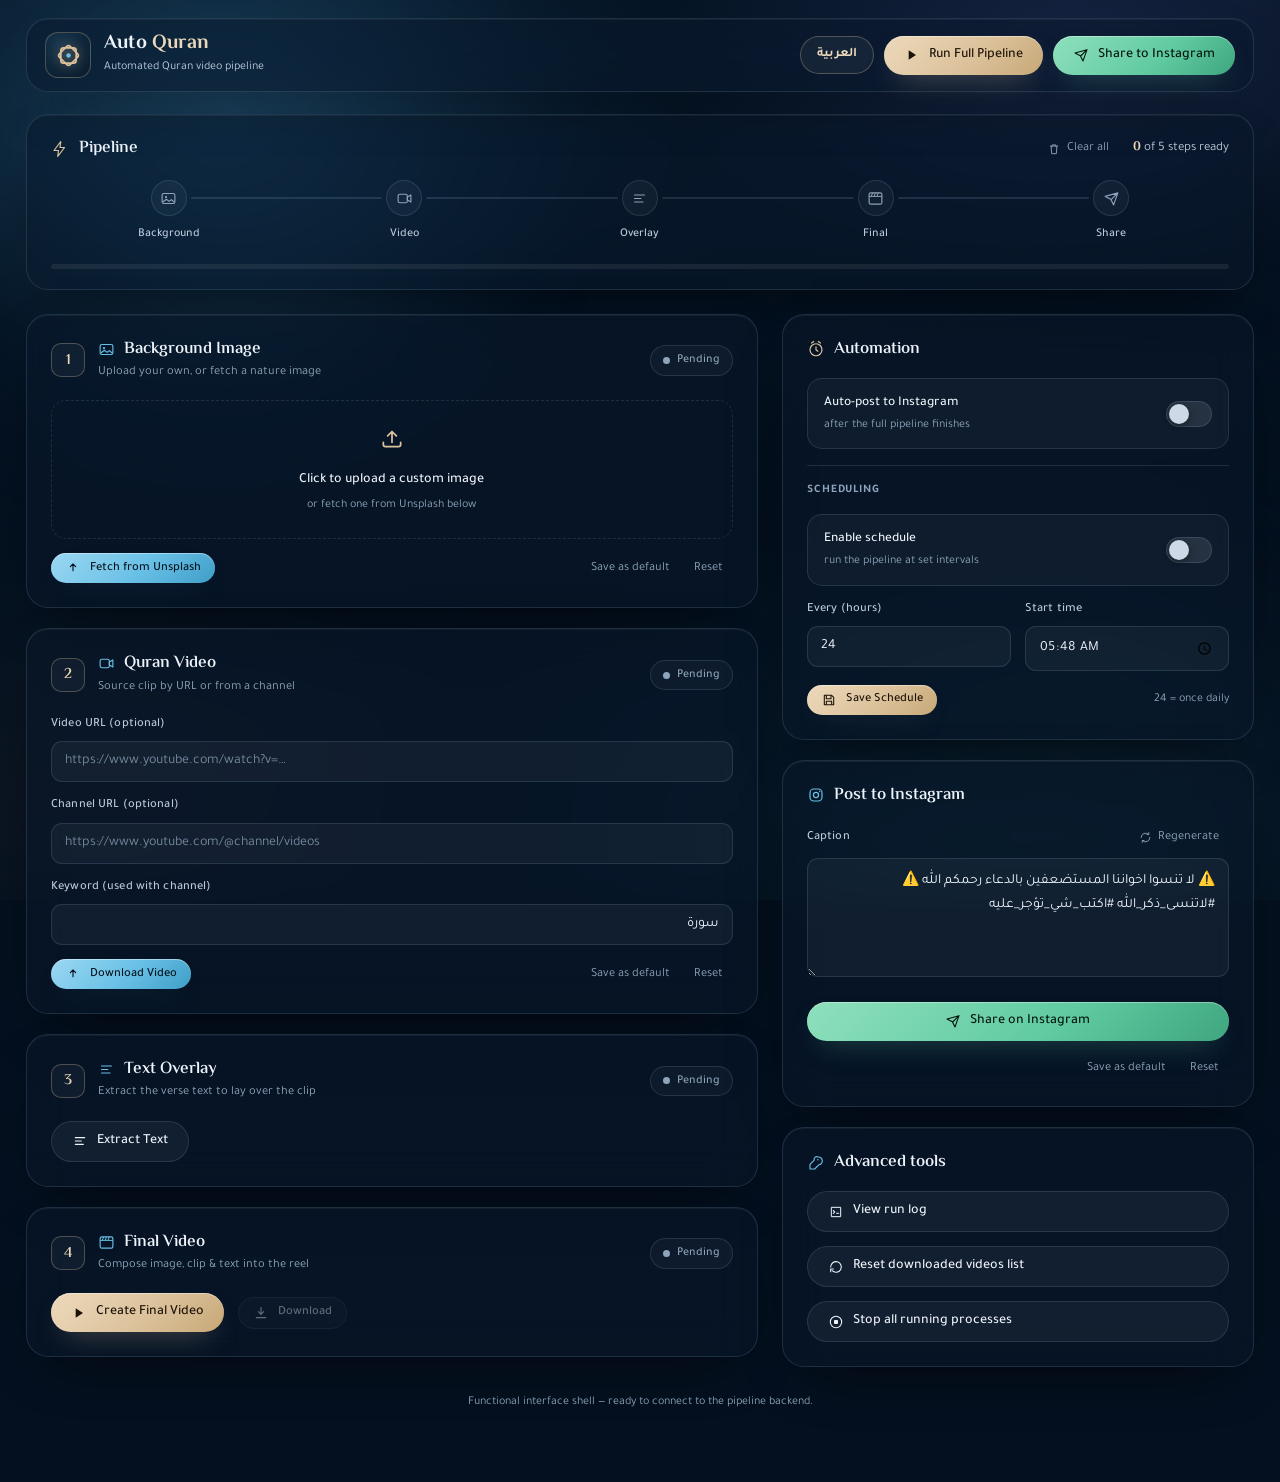
<file: Shader wallpapers (AutoQuran)/handoff_auto_quran/Auto Quran - Dashboard.html>
<!doctype html>
<html lang="en">
<head>
<meta charset="utf-8">
<meta name="viewport" content="width=device-width, initial-scale=1, viewport-fit=cover">
<title>Auto Quran — أوتو قرآن</title>
<link rel="preconnect" href="https://fonts.googleapis.com">
<link rel="preconnect" href="https://fonts.gstatic.com" crossorigin>
<link href="https://fonts.googleapis.com/css2?family=El+Messiri:wght@500;600;700&family=Tajawal:wght@300;400;500;700&family=Cormorant+Garamond:wght@500;600&display=swap" rel="stylesheet">
<style>
  :root{
    --navy-950:#04101f; --navy-900:#06182b;
    --cyan:#69c0e6; --cyan-deep:#2f7fb0;
    --gold:#dcc29c; --gold-soft:#ecd9bb;
    --green:#5fcaa0;
    --text:#eef4fa; --muted:#bccbdc; --faint:#8ea4ba;
    --glass:rgba(11,24,41,0.55); --glass-2:rgba(13,28,48,0.70);
    --hair:rgba(150,185,215,0.16); --hair-gold:rgba(220,194,156,0.30);
    --r-lg:22px; --r-md:15px; --r-sm:11px;
    --shadow:0 22px 60px -30px rgba(0,0,0,0.8);
  }
  *{box-sizing:border-box;}
  html,body{margin:0; padding:0;}
  body{
    background:var(--navy-950); color:var(--text);
    font-family:"Tajawal",system-ui,sans-serif; -webkit-font-smoothing:antialiased;
    line-height:1.55; min-height:100vh; overflow-x:hidden;
  }
  ::selection{background:rgba(105,192,230,.3);}

  /* ---------- performant static aurora ---------- */
  .bg{position:fixed; inset:0; z-index:0; pointer-events:none; overflow:hidden;
    background:
      radial-gradient(60% 50% at 18% 12%, rgba(40,96,134,0.34), transparent 60%),
      radial-gradient(55% 45% at 84% 4%, rgba(64,74,142,0.28), transparent 60%),
      radial-gradient(60% 55% at 72% 92%, rgba(36,108,118,0.24), transparent 62%),
      radial-gradient(50% 45% at 8% 88%, rgba(150,122,90,0.12), transparent 60%),
      linear-gradient(160deg, #061626, #04101f 70%);}
  .bg .blob{position:absolute; border-radius:50%; filter:blur(90px); opacity:.5; will-change:transform;}
  .bg .b1{width:46vw; height:46vw; left:-6vw; top:-10vw;
    background:radial-gradient(circle, rgba(70,150,196,.5), transparent 70%); animation:drift1 34s ease-in-out infinite alternate;}
  .bg .b2{width:40vw; height:40vw; right:-8vw; bottom:-12vw;
    background:radial-gradient(circle, rgba(58,128,140,.42), transparent 70%); animation:drift2 42s ease-in-out infinite alternate;}
  .bg::after{content:""; position:absolute; inset:0;
    background:radial-gradient(130% 80% at 50% -10%, transparent 50%, rgba(4,16,31,.5) 100%);}
  @keyframes drift1{to{transform:translate3d(6vw,4vw,0) scale(1.12);}}
  @keyframes drift2{to{transform:translate3d(-5vw,-3vw,0) scale(1.1);}}
  @media (prefers-reduced-motion:reduce){ .bg .blob{animation:none;} }

  .app{position:relative; z-index:2; max-width:1280px; margin:0 auto; padding:0 26px 70px;}

  /* ---------- shared ---------- */
  .glass{background:var(--glass); backdrop-filter:blur(20px) saturate(1.25);
    -webkit-backdrop-filter:blur(20px) saturate(1.25); border:1px solid var(--hair);
    box-shadow:var(--shadow), inset 0 1px 0 rgba(255,255,255,.05);}
  h1,h2,h3,h4{font-family:"El Messiri"; font-weight:600; margin:0; line-height:1.25;}

  .btn{font-family:"Tajawal"; font-weight:500; font-size:14px; border:none; cursor:pointer;
    border-radius:999px; padding:11px 20px; display:inline-flex; align-items:center; justify-content:center;
    gap:9px; text-decoration:none; white-space:nowrap;
    transition:transform .2s cubic-bezier(.2,.7,.3,1), box-shadow .2s, background .2s, border-color .2s, color .2s, opacity .2s;}
  .btn:active{transform:translateY(1px) scale(.99);}
  .btn svg{width:16px; height:16px; flex:none;}
  .btn-gold{color:#1b1206; background:linear-gradient(135deg,var(--gold-soft),var(--gold) 55%,#c7a877);
    box-shadow:0 12px 28px -14px rgba(220,194,156,.55), inset 0 1px 0 rgba(255,255,255,.4);}
  .btn-gold:hover{transform:translateY(-2px); box-shadow:0 18px 38px -14px rgba(220,194,156,.62);}
  .btn-cyan{color:#04121c; background:linear-gradient(135deg,#9bd8f2,var(--cyan) 55%,#3f9ec7);
    box-shadow:0 12px 28px -14px rgba(105,192,230,.5), inset 0 1px 0 rgba(255,255,255,.4);}
  .btn-cyan:hover{transform:translateY(-2px);}
  .btn-ghost{color:var(--text); background:rgba(255,255,255,0.05); border:1px solid var(--hair);}
  .btn-ghost:hover{border-color:var(--hair-gold); color:var(--gold-soft); transform:translateY(-2px);}
  .btn-green{color:#04140d; background:linear-gradient(135deg,#8fe0bd,var(--green) 60%,#3fa67f);
    box-shadow:0 12px 28px -14px rgba(95,202,160,.5), inset 0 1px 0 rgba(255,255,255,.35);}
  .btn-green:hover{transform:translateY(-2px);}
  .btn[disabled]{opacity:.4; cursor:not-allowed; transform:none; box-shadow:none;}
  .btn-sm{padding:7px 14px; font-size:12.5px;}
  .btn-block{width:100%;}
  .btn-text{background:transparent; border:none; color:var(--faint); padding:6px 10px; font-size:12.5px;
    cursor:pointer; border-radius:8px; font-family:"Tajawal"; transition:color .2s, background .2s; display:inline-flex; align-items:center; gap:6px;}
  .btn-text:hover{color:var(--text); background:rgba(255,255,255,.05);}
  .btn-text.danger:hover{color:#f0a3a3;}

  /* form controls */
  .lbl{display:block; font-size:12.5px; color:var(--muted); margin:0 0 7px; font-weight:500; letter-spacing:.01em;}
  .field{width:100%; background:rgba(255,255,255,0.045); border:1px solid var(--hair);
    border-radius:var(--r-sm); padding:11px 13px; color:var(--text); font-family:"Tajawal"; font-size:14px;
    transition:border-color .2s, box-shadow .2s, background .2s;}
  .field:focus{border-color:var(--hair-gold); outline:none; background:rgba(255,255,255,.06);
    box-shadow:0 0 0 3px rgba(220,194,156,.12);}
  .field::placeholder{color:var(--faint); opacity:.8;}
  textarea.field{resize:vertical; min-height:84px; line-height:1.7;}

  /* switch */
  .switch{position:relative; width:46px; height:26px; flex:none; cursor:pointer;}
  .switch input{position:absolute; opacity:0; width:100%; height:100%; margin:0; cursor:pointer;}
  .switch .track{position:absolute; inset:0; border-radius:999px; background:rgba(255,255,255,.1);
    border:1px solid var(--hair); transition:background .25s, border-color .25s;}
  .switch .knob{position:absolute; top:3px; left:3px; width:20px; height:20px; border-radius:50%;
    background:#cdd9e6; box-shadow:0 2px 6px rgba(0,0,0,.4); transition:transform .25s, background .25s;}
  .switch input:checked ~ .track{background:linear-gradient(135deg, var(--cyan-deep), var(--cyan)); border-color:transparent;}
  .switch input:checked ~ .knob{transform:translateX(20px); background:#fff;}

  /* ---------- app bar ---------- */
  .appbar{position:sticky; top:0; z-index:30; padding-top:18px; margin-bottom:22px;}
  .appbar-inner{display:flex; align-items:center; justify-content:space-between; gap:18px;
    padding:13px 18px; border-radius:var(--r-lg); flex-wrap:wrap;}
  .brand{display:flex; align-items:center; gap:13px;}
  .brand .mark{width:46px; height:46px; border-radius:13px; flex:none; display:grid; place-items:center;
    background:radial-gradient(120% 120% at 30% 20%, #16344c, #081726); border:1px solid var(--hair-gold);}
  .brand .mark svg{width:27px; height:27px; filter:drop-shadow(0 0 6px rgba(220,194,156,.45));}
  .brand .t1{font-family:"El Messiri"; font-weight:700; font-size:20px; line-height:1; letter-spacing:.01em;}
  .brand .t1 b{color:var(--gold-soft); font-weight:700;}
  .brand .t2{font-size:12px; color:var(--muted); margin-top:4px;}
  .appbar-actions{display:flex; align-items:center; gap:10px; flex-wrap:wrap;}
  .lang-btn{font-family:"Tajawal"; font-weight:600; font-size:13px; color:var(--gold-soft);
    background:rgba(255,255,255,0.05); border:1px solid var(--hair-gold); padding:10px 16px;
    border-radius:999px; cursor:pointer; white-space:nowrap; transition:transform .2s, background .2s, color .2s;}
  .lang-btn:hover{transform:translateY(-2px); background:rgba(220,194,156,.14); color:#fff;}

  /* ---------- overview strip ---------- */
  .overview{padding:20px 24px; border-radius:var(--r-lg); margin-bottom:24px;}
  .overview-top{display:flex; align-items:center; justify-content:space-between; gap:16px; margin-bottom:18px; flex-wrap:wrap;}
  .overview-top h2{font-size:17px; display:flex; align-items:center; gap:10px;}
  .overview-top h2 .ic{color:var(--gold); display:inline-flex;}
  .ov-right{display:flex; align-items:center; gap:14px;}
  .ovcount{font-size:13px; color:var(--muted);}
  .ovcount b{color:var(--gold-soft); font-family:"El Messiri";}
  .nodes{display:grid; grid-template-columns:repeat(5,1fr); gap:0; align-items:start;}
  .node{display:flex; flex-direction:column; align-items:center; text-align:center; position:relative; padding:0 6px;}
  .node:not(:last-child)::after{content:""; position:absolute; top:17px; left:calc(50% + 22px); right:calc(-50% + 22px);
    height:2px; background:var(--hair); border-radius:2px; transition:background .4s;}
  .node.done:not(:last-child)::after{background:linear-gradient(90deg, var(--gold), var(--gold-soft));}
  .node .dot{width:36px; height:36px; border-radius:50%; display:grid; place-items:center; position:relative; z-index:1;
    background:rgba(255,255,255,.04); border:1.5px solid var(--hair); color:var(--faint);
    transition:all .35s; font-family:"El Messiri"; font-size:14px; font-weight:600;}
  .node .dot svg{width:17px; height:17px;}
  .node.running .dot{border-color:var(--cyan); color:var(--cyan); box-shadow:0 0 0 4px rgba(105,192,230,.14);
    animation:nodepulse 1.3s ease-in-out infinite;}
  .node.done .dot{border-color:transparent; color:#1b1206;
    background:linear-gradient(135deg,var(--gold-soft),var(--gold)); box-shadow:0 6px 16px -6px rgba(220,194,156,.6);}
  @keyframes nodepulse{0%,100%{box-shadow:0 0 0 4px rgba(105,192,230,.1);}50%{box-shadow:0 0 0 7px rgba(105,192,230,.04);}}
  .node .nlabel{font-size:12px; color:var(--muted); margin-top:9px; font-weight:500;}
  .node.done .nlabel{color:var(--gold-soft);}
  .progress{height:5px; border-radius:999px; background:rgba(255,255,255,.07); margin-top:20px; overflow:hidden;}
  .progress .fill{height:100%; width:0%; border-radius:999px;
    background:linear-gradient(90deg,var(--cyan-deep),var(--cyan),var(--gold)); transition:width .6s cubic-bezier(.2,.7,.3,1);}

  /* ---------- main grid ---------- */
  .grid{display:grid; grid-template-columns:1.55fr 1fr; gap:24px; align-items:start;}
  @media (max-width:980px){ .grid{grid-template-columns:1fr;} }
  .col{display:flex; flex-direction:column; gap:20px;}

  .card{border-radius:var(--r-lg); padding:24px;}
  .card-head{display:flex; align-items:center; justify-content:space-between; gap:14px; margin-bottom:18px;}
  .card-title{display:flex; align-items:center; gap:13px; min-width:0; flex:1;}
  .card-title .num{width:34px; height:34px; border-radius:10px; flex:none; display:grid; place-items:center;
    font-family:"El Messiri"; font-weight:600; font-size:15px; color:var(--gold-soft);
    background:rgba(255,255,255,.04); border:1px solid var(--hair-gold); transition:all .35s;}
  .card.done .card-title .num{color:#1b1206; border-color:transparent;
    background:linear-gradient(135deg,var(--gold-soft),var(--gold));}
  .card-title .tt{min-width:0; flex:1;}
  .card-title .tt h3{font-size:17px; display:flex; align-items:center; gap:9px;}
  .card-title .tt h3 .ic{color:var(--cyan); display:inline-flex; flex:none;}
  .card-title .tt h3 .ic.gold{color:var(--gold);}
  .card-title .tt p{font-size:12.5px; color:var(--faint); margin:3px 0 0;}

  /* status pill */
  .pill{display:inline-flex; align-items:center; gap:7px; font-size:12px; font-weight:500;
    padding:5px 12px; border-radius:999px; border:1px solid var(--hair); color:var(--faint);
    background:rgba(255,255,255,.03); white-space:nowrap; flex:none;}
  .pill .pdot{width:7px; height:7px; border-radius:50%; background:var(--faint); transition:background .3s;}
  .pill[data-status="running"]{color:var(--cyan); border-color:rgba(105,192,230,.35);}
  .pill[data-status="running"] .pdot{background:var(--cyan); box-shadow:0 0 8px var(--cyan); animation:blink 1s infinite;}
  .pill[data-status="done"]{color:var(--gold-soft); border-color:var(--hair-gold);}
  .pill[data-status="done"] .pdot{background:var(--gold); box-shadow:0 0 8px rgba(220,194,156,.7);}
  @keyframes blink{50%{opacity:.35;}}

  .row{display:flex; gap:10px; flex-wrap:wrap;}
  .row.between{justify-content:space-between; align-items:center;}
  .stack{display:flex; flex-direction:column; gap:14px;}
  .util-row{display:flex; gap:4px;}
  .divider{height:1px; background:var(--hair); margin:2px 0;}
  .section-label{font-size:11.5px; letter-spacing:.08em; text-transform:uppercase; color:var(--faint); font-weight:600;}

  /* dropzone */
  .drop{border:1.5px dashed var(--hair); border-radius:var(--r-md); padding:24px 18px; text-align:center;
    cursor:pointer; transition:border-color .2s, background .2s; position:relative; overflow:hidden;}
  .drop:hover{border-color:var(--hair-gold); background:rgba(255,255,255,.025);}
  .drop .dz-ic{color:var(--gold); margin-bottom:8px;}
  .drop .dz-t{font-size:14px; color:var(--text); font-weight:500;}
  .drop .dz-h{font-size:12px; color:var(--faint); margin-top:4px;}
  .drop.filled{border-style:solid; border-color:var(--hair-gold); padding:0; cursor:default;}
  .drop .preview{display:none; align-items:center; gap:14px; padding:14px; text-align:start;}
  .drop.filled .preview{display:flex;}
  .drop.filled .dz-default{display:none;}
  .preview .thumb{width:64px; height:64px; border-radius:10px; flex:none; background-size:cover; background-position:center; border:1px solid var(--hair);}
  .preview .pmeta{flex:1; min-width:0;}
  .preview .pmeta .pn{font-size:13.5px; color:var(--text); font-weight:500; overflow:hidden; text-overflow:ellipsis; white-space:nowrap;}
  .preview .pmeta .ps{font-size:12px; color:var(--green); margin-top:3px; display:flex; align-items:center; gap:6px;}

  .hint{font-size:12px; color:var(--faint); margin-top:6px;}
  .sched-status{margin-top:4px; padding:13px 15px; border-radius:var(--r-md);
    background:rgba(105,192,230,.07); border:1px solid rgba(105,192,230,.18); font-size:13px; color:var(--muted);}
  .sched-status b{color:var(--text); font-weight:600;}
  .sched-status .nr{color:var(--cyan);}

  .toggle-card{display:flex; align-items:center; justify-content:space-between; gap:14px;
    padding:14px 16px; border-radius:var(--r-md); background:rgba(255,255,255,.035); border:1px solid var(--hair);}
  .toggle-card .tcl{font-size:13.5px; color:var(--text); font-weight:500;}
  .toggle-card .tcl .sub{display:block; font-size:12px; color:var(--faint); font-weight:400; margin-top:2px;}

  .caplabel-row{display:flex; align-items:center; justify-content:space-between; gap:10px; margin-bottom:7px;}

  /* ---------- log console ---------- */
  .logpanel{margin-top:24px;}
  .logcount{font-size:12px; color:var(--faint);}
  .console{height:220px; overflow-y:auto; border-radius:var(--r-md); background:rgba(2,9,18,0.62);
    border:1px solid var(--hair); padding:14px 16px;
    font-family:ui-monospace,SFMono-Regular,Menlo,Consolas,"Liberation Mono",monospace; font-size:12.5px; line-height:1.75;}
  .console::-webkit-scrollbar{width:9px;}
  .console::-webkit-scrollbar-thumb{background:rgba(150,185,215,.18); border-radius:6px;}
  .logline{display:flex; gap:12px;}
  .logline .lt{color:var(--faint); flex:none;}
  .logline .lv{flex:none; width:46px; font-weight:700;}
  .logline.info .lv{color:var(--cyan);}
  .logline.ok .lv{color:var(--green);}
  .logline.warn .lv{color:#e8c07a;}
  .logline.error .lv{color:#f0a3a3;}
  .logline .lm{color:var(--muted); white-space:pre-wrap; word-break:break-word;}

  /* toasts */
  .toasts{position:fixed; bottom:26px; left:50%; transform:translateX(-50%); z-index:60;
    display:flex; flex-direction:column; gap:10px; align-items:center; pointer-events:none; width:100%; max-width:440px; padding:0 16px;}
  .toast{display:flex; align-items:center; gap:11px; padding:12px 18px; border-radius:14px;
    background:var(--glass-2); backdrop-filter:blur(18px); border:1px solid var(--hair-gold);
    box-shadow:0 16px 40px -16px rgba(0,0,0,.75); font-size:13.5px; color:var(--text);
    opacity:0; transform:translateY(12px); transition:opacity .3s, transform .3s; max-width:100%;}
  .toast.in{opacity:1; transform:none;}
  .toast .tic{flex:none; color:var(--gold);}
  .toast.ok .tic{color:var(--green);}
  .toast.info .tic{color:var(--cyan);}
  .toast.warn .tic{color:#e8c07a;}

  .footnote{margin-top:26px; text-align:center; color:var(--faint); font-size:12px;}

  /* ---------- log modal ---------- */
  .modal-overlay{position:fixed; inset:0; z-index:80; display:none; align-items:center; justify-content:center; padding:24px;
    background:rgba(3,11,22,.62); backdrop-filter:blur(6px); -webkit-backdrop-filter:blur(6px);}
  .modal-overlay.open{display:flex;}
  .modal{width:min(760px,100%); max-height:82vh; border-radius:var(--r-lg); padding:22px 24px; display:flex; flex-direction:column;
    opacity:0; transform:translateY(10px) scale(.99); transition:opacity .25s, transform .25s;}
  .modal-overlay.open .modal{opacity:1; transform:none;}
  .modal-head{display:flex; align-items:center; justify-content:space-between; gap:14px; margin-bottom:16px;}
  .modal-head h3{font-size:17px; display:flex; align-items:center; gap:10px;}
  .modal-head h3 .ic{color:var(--cyan); display:inline-flex;}
  .modal-actions{display:flex; align-items:center; gap:12px;}
  .icon-btn{width:34px; height:34px; border-radius:9px; display:grid; place-items:center; cursor:pointer; flex:none;
    background:rgba(255,255,255,.05); border:1px solid var(--hair); color:var(--muted); transition:color .2s, border-color .2s;}
  .icon-btn:hover{color:#fff; border-color:var(--hair-gold);}
  .modal .console{flex:1; height:auto; min-height:220px;}
</style>
</head>
<body>
  <div class="bg"><span class="blob b1"></span><span class="blob b2"></span></div>

  <div class="app">
    <!-- APP BAR -->
    <header class="appbar">
      <div class="appbar-inner glass">
        <div class="brand">
          <span class="mark">
            <svg viewBox="0 0 24 24" fill="none" aria-hidden="true">
              <rect x="5.2" y="5.2" width="13.6" height="13.6" rx="2.4" stroke="#dcc29c" stroke-width="1.5"></rect>
              <rect x="5.2" y="5.2" width="13.6" height="13.6" rx="2.4" stroke="#dcc29c" stroke-width="1.5" transform="rotate(45 12 12)"></rect>
              <circle cx="12" cy="12" r="2" fill="#69c0e6"></circle>
            </svg>
          </span>
          <div>
            <div class="t1">Auto <b>Quran</b></div>
            <div class="t2" data-i18n="brandSub">Automated Quran video pipeline</div>
          </div>
        </div>
        <div class="appbar-actions">
          <button class="lang-btn" id="langBtn">العربية</button>
          <button class="btn btn-gold" id="runFull">
            <svg viewBox="0 0 24 24" fill="none"><path d="M7 5v14l11-7z" fill="currentColor"></path></svg>
            <span data-i18n="runFull">Run Full Pipeline</span>
          </button>
          <button class="btn btn-green" id="shareTop">
            <svg viewBox="0 0 24 24" fill="none"><path d="m21 4-9.5 9.5M21 4l-6 17-4-8-8-4 18-5z" stroke="currentColor" stroke-width="1.6" stroke-linejoin="round" stroke-linecap="round"></path></svg>
            <span data-i18n="shareTop">Share to Instagram</span>
          </button>
        </div>
      </div>
    </header>

    <!-- OVERVIEW -->
    <section class="overview glass">
      <div class="overview-top">
        <h2><span class="ic">
          <svg width="18" height="18" viewBox="0 0 24 24" fill="none"><path d="M13 2 4 14h6l-1 8 9-12h-6z" stroke="currentColor" stroke-width="1.6" stroke-linejoin="round"></path></svg>
        </span><span data-i18n="pipeline">Pipeline</span></h2>
        <div class="ov-right">
          <button class="btn-text" id="clearAll">
            <svg width="14" height="14" viewBox="0 0 24 24" fill="none"><path d="M6 7h12M9 7V5h6v2m-8 0 1 13h8l1-13" stroke="currentColor" stroke-width="1.6" stroke-linecap="round" stroke-linejoin="round"></path></svg>
            <span data-i18n="clearAll">Clear all</span>
          </button>
          <div class="ovcount"><b id="readyCount">0</b> <span data-i18n="ofReady">of 5 steps ready</span></div>
        </div>
      </div>
      <div class="nodes" id="nodes">
        <div class="node" data-node="image">
          <div class="dot"><svg viewBox="0 0 24 24" fill="none"><rect x="3" y="5" width="18" height="14" rx="2.5" stroke="currentColor" stroke-width="1.6"></rect><circle cx="8.5" cy="10" r="1.6" fill="currentColor"></circle><path d="m4 17 5-4 4 3 3-2.5 4 3.5" stroke="currentColor" stroke-width="1.6" stroke-linejoin="round"></path></svg></div>
          <div class="nlabel" data-i18n="nImage">Background</div>
        </div>
        <div class="node" data-node="video">
          <div class="dot"><svg viewBox="0 0 24 24" fill="none"><rect x="3" y="6" width="13" height="12" rx="2.5" stroke="currentColor" stroke-width="1.6"></rect><path d="m16 10 5-3v10l-5-3z" stroke="currentColor" stroke-width="1.6" stroke-linejoin="round"></path></svg></div>
          <div class="nlabel" data-i18n="nVideo">Video</div>
        </div>
        <div class="node" data-node="overlay">
          <div class="dot"><svg viewBox="0 0 24 24" fill="none"><path d="M5 7h14M5 12h9M5 17h12" stroke="currentColor" stroke-width="1.6" stroke-linecap="round"></path></svg></div>
          <div class="nlabel" data-i18n="nOverlay">Overlay</div>
        </div>
        <div class="node" data-node="final">
          <div class="dot"><svg viewBox="0 0 24 24" fill="none"><rect x="3" y="4" width="18" height="16" rx="2.5" stroke="currentColor" stroke-width="1.6"></rect><path d="M3 9h18M8 4 6 9m6-5-2 5m6-5-2 5" stroke="currentColor" stroke-width="1.4"></path></svg></div>
          <div class="nlabel" data-i18n="nFinal">Final</div>
        </div>
        <div class="node" data-node="share">
          <div class="dot"><svg viewBox="0 0 24 24" fill="none"><path d="m21 4-9.5 9.5M21 4l-6 17-4-8-8-4 18-5z" stroke="currentColor" stroke-width="1.6" stroke-linejoin="round" stroke-linecap="round"></path></svg></div>
          <div class="nlabel" data-i18n="nShare">Share</div>
        </div>
      </div>
      <div class="progress"><div class="fill" id="progFill"></div></div>
    </section>

    <!-- GRID -->
    <div class="grid">
      <!-- MAIN: pipeline steps -->
      <div class="col">

        <!-- STEP 1 -->
        <section class="card glass" id="step-image">
          <div class="card-head">
            <div class="card-title">
              <span class="num">1</span>
              <div class="tt"><h3><span class="ic"><svg width="17" height="17" viewBox="0 0 24 24" fill="none"><rect x="3" y="5" width="18" height="14" rx="2.5" stroke="currentColor" stroke-width="1.6"></rect><circle cx="8.5" cy="10" r="1.6" fill="currentColor"></circle><path d="m4 17 5-4 4 3 3-2.5 4 3.5" stroke="currentColor" stroke-width="1.6" stroke-linejoin="round"></path></svg></span><span data-i18n="s1Title">Background Image</span></h3><p data-i18n="s1Sub">Upload your own, or fetch a nature image</p></div>
            </div>
            <span class="pill" data-status="pending"><span class="pdot"></span><span class="ps-label" data-i18n="stPending">Pending</span></span>
          </div>
          <div class="stack">
            <div class="drop" id="imgDrop">
              <input type="file" id="imgInput" accept="image/*" hidden>
              <div class="dz-default">
                <div class="dz-ic"><svg width="26" height="26" viewBox="0 0 24 24" fill="none"><path d="M12 16V6m0 0L8 10m4-4 4 4" stroke="currentColor" stroke-width="1.6" stroke-linecap="round" stroke-linejoin="round"></path><path d="M4 16v2a2 2 0 0 0 2 2h12a2 2 0 0 0 2-2v-2" stroke="currentColor" stroke-width="1.6" stroke-linecap="round"></path></svg></div>
                <div class="dz-t" data-i18n="s1Drop">Click to upload a custom image</div>
                <div class="dz-h" data-i18n="s1DropHint">or fetch one from Unsplash below</div>
              </div>
              <div class="preview">
                <div class="thumb" id="imgThumb"></div>
                <div class="pmeta">
                  <div class="pn" id="imgName">image.jpg</div>
                  <div class="ps"><svg width="13" height="13" viewBox="0 0 24 24" fill="none"><path d="m5 13 4 4L19 7" stroke="currentColor" stroke-width="2" stroke-linecap="round" stroke-linejoin="round"></path></svg><span data-i18n="ready">Ready</span></div>
                </div>
                <button class="btn-text danger" id="imgClear" data-i18n="remove">Remove</button>
              </div>
            </div>
            <div class="row between">
              <button class="btn btn-cyan btn-sm" id="unsplashBtn">
                <svg viewBox="0 0 24 24" fill="none"><path d="M12 16V6m0 0L8 10m4-4 4 4" stroke="currentColor" stroke-width="1.7" stroke-linecap="round" stroke-linejoin="round"></path></svg>
                <span data-i18n="s1Fetch">Fetch from Unsplash</span>
              </button>
              <div class="util-row">
                <button class="btn-text" data-savedefault="image" data-i18n="saveDefault">Save as default</button>
                <button class="btn-text" data-reset="image" data-i18n="reset">Reset</button>
              </div>
            </div>
          </div>
        </section>

        <!-- STEP 2 -->
        <section class="card glass" id="step-video">
          <div class="card-head">
            <div class="card-title">
              <span class="num">2</span>
              <div class="tt"><h3><span class="ic"><svg width="17" height="17" viewBox="0 0 24 24" fill="none"><rect x="3" y="6" width="13" height="12" rx="2.5" stroke="currentColor" stroke-width="1.6"></rect><path d="m16 10 5-3v10l-5-3z" stroke="currentColor" stroke-width="1.6" stroke-linejoin="round"></path></svg></span><span data-i18n="s2Title">Quran Video</span></h3><p data-i18n="s2Sub">Source clip by URL or from a channel</p></div>
            </div>
            <span class="pill" data-status="pending"><span class="pdot"></span><span class="ps-label" data-i18n="stPending">Pending</span></span>
          </div>
          <div class="stack">
            <div>
              <label class="lbl" for="videoUrl" data-i18n="s2VideoUrl">Video URL (optional)</label>
              <input class="field" id="videoUrl" placeholder="https://www.youtube.com/watch?v=…">
            </div>
            <div>
              <label class="lbl" for="channelUrl" data-i18n="s2ChannelUrl">Channel URL (optional)</label>
              <input class="field" id="channelUrl" placeholder="https://www.youtube.com/@channel/videos">
            </div>
            <div>
              <label class="lbl" for="keyword" data-i18n="s2Keyword">Keyword (used with channel)</label>
              <input class="field" id="keyword" placeholder="سورة" value="سورة" dir="rtl">
            </div>
            <div class="row between">
              <button class="btn btn-cyan btn-sm" id="videoBtn">
                <svg viewBox="0 0 24 24" fill="none"><path d="M12 16V6m0 0L8 10m4-4 4 4" stroke="currentColor" stroke-width="1.7" stroke-linecap="round" stroke-linejoin="round"></path></svg>
                <span data-i18n="s2Download">Download Video</span>
              </button>
              <div class="util-row">
                <button class="btn-text" data-savedefault="video" data-i18n="saveDefault">Save as default</button>
                <button class="btn-text" data-reset="video" data-i18n="reset">Reset</button>
              </div>
            </div>
          </div>
        </section>

        <!-- STEP 3 -->
        <section class="card glass" id="step-overlay">
          <div class="card-head">
            <div class="card-title">
              <span class="num">3</span>
              <div class="tt"><h3><span class="ic"><svg width="17" height="17" viewBox="0 0 24 24" fill="none"><path d="M5 7h14M5 12h9M5 17h12" stroke="currentColor" stroke-width="1.6" stroke-linecap="round"></path></svg></span><span data-i18n="s3Title">Text Overlay</span></h3><p data-i18n="s3Sub">Extract the verse text to lay over the clip</p></div>
            </div>
            <span class="pill" data-status="pending"><span class="pdot"></span><span class="ps-label" data-i18n="stPending">Pending</span></span>
          </div>
          <div class="stack">
            <button class="btn btn-ghost" id="overlayBtn" style="align-self:flex-start;">
              <svg viewBox="0 0 24 24" fill="none"><path d="M5 7h14M5 12h9M5 17h12" stroke="currentColor" stroke-width="1.7" stroke-linecap="round"></path></svg>
              <span data-i18n="s3Extract">Extract Text</span>
            </button>
          </div>
        </section>

        <!-- STEP 4 -->
        <section class="card glass" id="step-final">
          <div class="card-head">
            <div class="card-title">
              <span class="num">4</span>
              <div class="tt"><h3><span class="ic"><svg width="17" height="17" viewBox="0 0 24 24" fill="none"><rect x="3" y="4" width="18" height="16" rx="2.5" stroke="currentColor" stroke-width="1.6"></rect><path d="M3 9h18M8 4 6 9m6-5-2 5m6-5-2 5" stroke="currentColor" stroke-width="1.4"></path></svg></span><span data-i18n="s4Title">Final Video</span></h3><p data-i18n="s4Sub">Compose image, clip &amp; text into the reel</p></div>
            </div>
            <span class="pill" data-status="pending"><span class="pdot"></span><span class="ps-label" data-i18n="stPending">Pending</span></span>
          </div>
          <div class="stack">
            <div class="row" style="align-items:center; gap:14px;">
              <button class="btn btn-gold" id="finalBtn">
                <svg viewBox="0 0 24 24" fill="none"><path d="M7 5v14l11-7z" fill="currentColor"></path></svg>
                <span data-i18n="s4Create">Create Final Video</span>
              </button>
              <button class="btn btn-ghost btn-sm" id="downloadFinal" disabled>
                <svg viewBox="0 0 24 24" fill="none"><path d="M12 4v10m0 0 4-4m-4 4-4-4" stroke="currentColor" stroke-width="1.7" stroke-linecap="round" stroke-linejoin="round"></path><path d="M5 19h14" stroke="currentColor" stroke-width="1.7" stroke-linecap="round"></path></svg>
                <span data-i18n="download">Download</span>
              </button>
            </div>
          </div>
        </section>
      </div>

      <!-- RAIL -->
      <div class="col">

        <!-- AUTOMATION -->
        <section class="card glass">
          <div class="card-head">
            <div class="card-title"><div class="tt"><h3><span class="ic gold"><svg width="18" height="18" viewBox="0 0 24 24" fill="none"><circle cx="12" cy="13" r="8" stroke="currentColor" stroke-width="1.6"></circle><path d="M12 9v4l2.5 2M9 2 6 4m9-2 3 2" stroke="currentColor" stroke-width="1.6" stroke-linecap="round" stroke-linejoin="round"></path></svg></span><span data-i18n="automation">Automation</span></h3></div></div>
          </div>
          <div class="stack">
            <div class="toggle-card">
              <div class="tcl"><span data-i18n="autopost">Auto-post to Instagram</span><span class="sub" data-i18n="autopostSub">after the full pipeline finishes</span></div>
              <label class="switch"><input type="checkbox" id="autopost"><span class="track"></span><span class="knob"></span></label>
            </div>
            <div class="divider"></div>
            <div class="section-label" data-i18n="schedSection">Scheduling</div>
            <div class="toggle-card">
              <div class="tcl"><span data-i18n="schedEnable">Enable schedule</span><span class="sub" data-i18n="schedSub">run the pipeline at set intervals</span></div>
              <label class="switch"><input type="checkbox" id="schedEnable"><span class="track"></span><span class="knob"></span></label>
            </div>
            <div class="row" style="gap:14px;">
              <div style="flex:1; min-width:120px;">
                <label class="lbl" for="every" data-i18n="schedEvery">Every (hours)</label>
                <input class="field" id="every" type="number" min="1" value="24">
              </div>
              <div style="flex:1; min-width:120px;">
                <label class="lbl" for="startTime" data-i18n="schedStart">Start time</label>
                <input class="field" id="startTime" type="time" value="05:48">
              </div>
            </div>
            <div class="row between">
              <button class="btn btn-gold btn-sm" id="saveSchedule">
                <svg viewBox="0 0 24 24" fill="none"><path d="M5 5h11l3 3v11H5z" stroke="currentColor" stroke-width="1.6" stroke-linejoin="round"></path><path d="M8 5v5h7V5M8 19v-5h8v5" stroke="currentColor" stroke-width="1.6" stroke-linejoin="round"></path></svg>
                <span data-i18n="schedSave">Save Schedule</span>
              </button>
              <span class="hint" style="margin-top:0;" data-i18n="schedEveryHint">24 = once daily</span>
            </div>
            <div class="sched-status" id="schedStatus" style="display:none;">
              <div><b data-i18n="status">Status</b>: <span id="schedState"></span></div>
              <div style="margin-top:4px;"><span data-i18n="nextRun">Next run</span>: <span class="nr" id="nextRun"></span></div>
            </div>
          </div>
        </section>

        <!-- POST TO INSTAGRAM -->
        <section class="card glass">
          <div class="card-head">
            <div class="card-title"><div class="tt"><h3><span class="ic"><svg width="18" height="18" viewBox="0 0 24 24" fill="none"><rect x="4" y="4" width="16" height="16" rx="5" stroke="currentColor" stroke-width="1.6"></rect><circle cx="12" cy="12" r="3.4" stroke="currentColor" stroke-width="1.6"></circle><circle cx="17" cy="7" r="1" fill="currentColor"></circle></svg></span><span data-i18n="igTitle">Post to Instagram</span></h3></div></div>
          </div>
          <div class="stack">
            <div>
              <div class="caplabel-row">
                <label class="lbl" for="caption" style="margin:0;" data-i18n="igCaption">Caption</label>
                <button class="btn-text" id="regenCaption">
                  <svg width="13" height="13" viewBox="0 0 24 24" fill="none"><path d="M4 12a8 8 0 0 1 13.7-5.6M20 12A8 8 0 0 1 6.3 17.6" stroke="currentColor" stroke-width="1.7" stroke-linecap="round"></path><path d="M18 3v3.4h-3.4M6 21v-3.4h3.4" stroke="currentColor" stroke-width="1.7" stroke-linecap="round" stroke-linejoin="round"></path></svg>
                  <span data-i18n="regenCaption">Regenerate</span>
                </button>
              </div>
              <textarea class="field" id="caption" dir="rtl" rows="4">⚠️ لا تنسوا اخواننا المستضعفين بالدعاء رحمكم الله ⚠️
#لاتنسى_ذكر_الله #اكتب_شي_تؤجر_عليه</textarea>
            </div>
            <button class="btn btn-green btn-block" id="shareBtn">
              <svg viewBox="0 0 24 24" fill="none"><path d="m21 4-9.5 9.5M21 4l-6 17-4-8-8-4 18-5z" stroke="currentColor" stroke-width="1.6" stroke-linejoin="round" stroke-linecap="round"></path></svg>
              <span data-i18n="igShare">Share on Instagram</span>
            </button>
            <div class="util-row" style="justify-content:flex-end;">
              <button class="btn-text" data-savedefault="caption" data-i18n="saveDefault">Save as default</button>
              <button class="btn-text" data-reset="caption" data-i18n="reset">Reset</button>
            </div>
          </div>
        </section>

        <!-- ADVANCED TOOLS -->
        <section class="card glass">
          <div class="card-head">
            <div class="card-title"><div class="tt"><h3><span class="ic"><svg width="18" height="18" viewBox="0 0 24 24" fill="none"><path d="M14.5 4a3.5 3.5 0 0 0-4.9 4.2L4 13.8V20h6.2l5.6-5.6A3.5 3.5 0 1 0 14.5 4z" stroke="currentColor" stroke-width="1.5" stroke-linejoin="round"></path><circle cx="14.5" cy="7.5" r="1" fill="currentColor"></circle></svg></span><span data-i18n="advanced">Advanced tools</span></h3></div></div>
          </div>
          <div class="stack">
            <button class="btn btn-ghost btn-block" id="viewLog" style="justify-content:flex-start;">
              <svg viewBox="0 0 24 24" fill="none"><path d="M5 5h14v14H5z" stroke="currentColor" stroke-width="1.5"></path><path d="m8 10 2 2-2 2M13 14h3" stroke="currentColor" stroke-width="1.6" stroke-linecap="round" stroke-linejoin="round"></path></svg>
              <span data-i18n="viewLog">View run log</span>
            </button>
            <button class="btn btn-ghost btn-block" id="resetVideos" style="justify-content:flex-start;">
              <svg viewBox="0 0 24 24" fill="none"><path d="M4 12a8 8 0 1 1 2.3 5.6" stroke="currentColor" stroke-width="1.6" stroke-linecap="round"></path><path d="M4 19v-4h4" stroke="currentColor" stroke-width="1.6" stroke-linecap="round" stroke-linejoin="round"></path></svg>
              <span data-i18n="resetVideos">Reset downloaded videos list</span>
            </button>
            <button class="btn btn-ghost btn-block" id="stopAll" style="justify-content:flex-start;">
              <svg viewBox="0 0 24 24" fill="none"><circle cx="12" cy="12" r="8.5" stroke="currentColor" stroke-width="1.6"></circle><rect x="9" y="9" width="6" height="6" rx="1" fill="currentColor"></rect></svg>
              <span data-i18n="stopAll">Stop all running processes</span>
            </button>
          </div>
        </section>
      </div>
    </div>

    <div class="footnote" data-i18n="footnote">Functional interface shell — ready to connect to the pipeline backend.</div>
  </div>

  <!-- RUN LOG MODAL -->
  <div class="modal-overlay" id="logModal">
    <div class="modal glass" role="dialog" aria-modal="true" aria-label="Run Log">
      <div class="modal-head">
        <h3><span class="ic"><svg width="18" height="18" viewBox="0 0 24 24" fill="none"><rect x="3" y="4" width="18" height="16" rx="2.5" stroke="currentColor" stroke-width="1.6"></rect><path d="m7 9 2.5 2.5L7 14M12 14h5" stroke="currentColor" stroke-width="1.6" stroke-linecap="round" stroke-linejoin="round"></path></svg></span><span data-i18n="runLog">Run Log</span></h3>
        <div class="modal-actions">
          <span class="logcount" id="logCount">0 lines</span>
          <button class="btn-text" id="logClear" data-i18n="logClear">Clear</button>
          <button class="icon-btn" id="logClose" aria-label="Close"><svg width="16" height="16" viewBox="0 0 24 24" fill="none"><path d="m6 6 12 12M18 6 6 18" stroke="currentColor" stroke-width="1.8" stroke-linecap="round"></path></svg></button>
        </div>
      </div>
      <div class="console" id="logConsole"></div>
    </div>
  </div>

  <div class="toasts" id="toasts"></div>

  <script src="auto-quran.js"></script>
</body>
</html>
</file>
